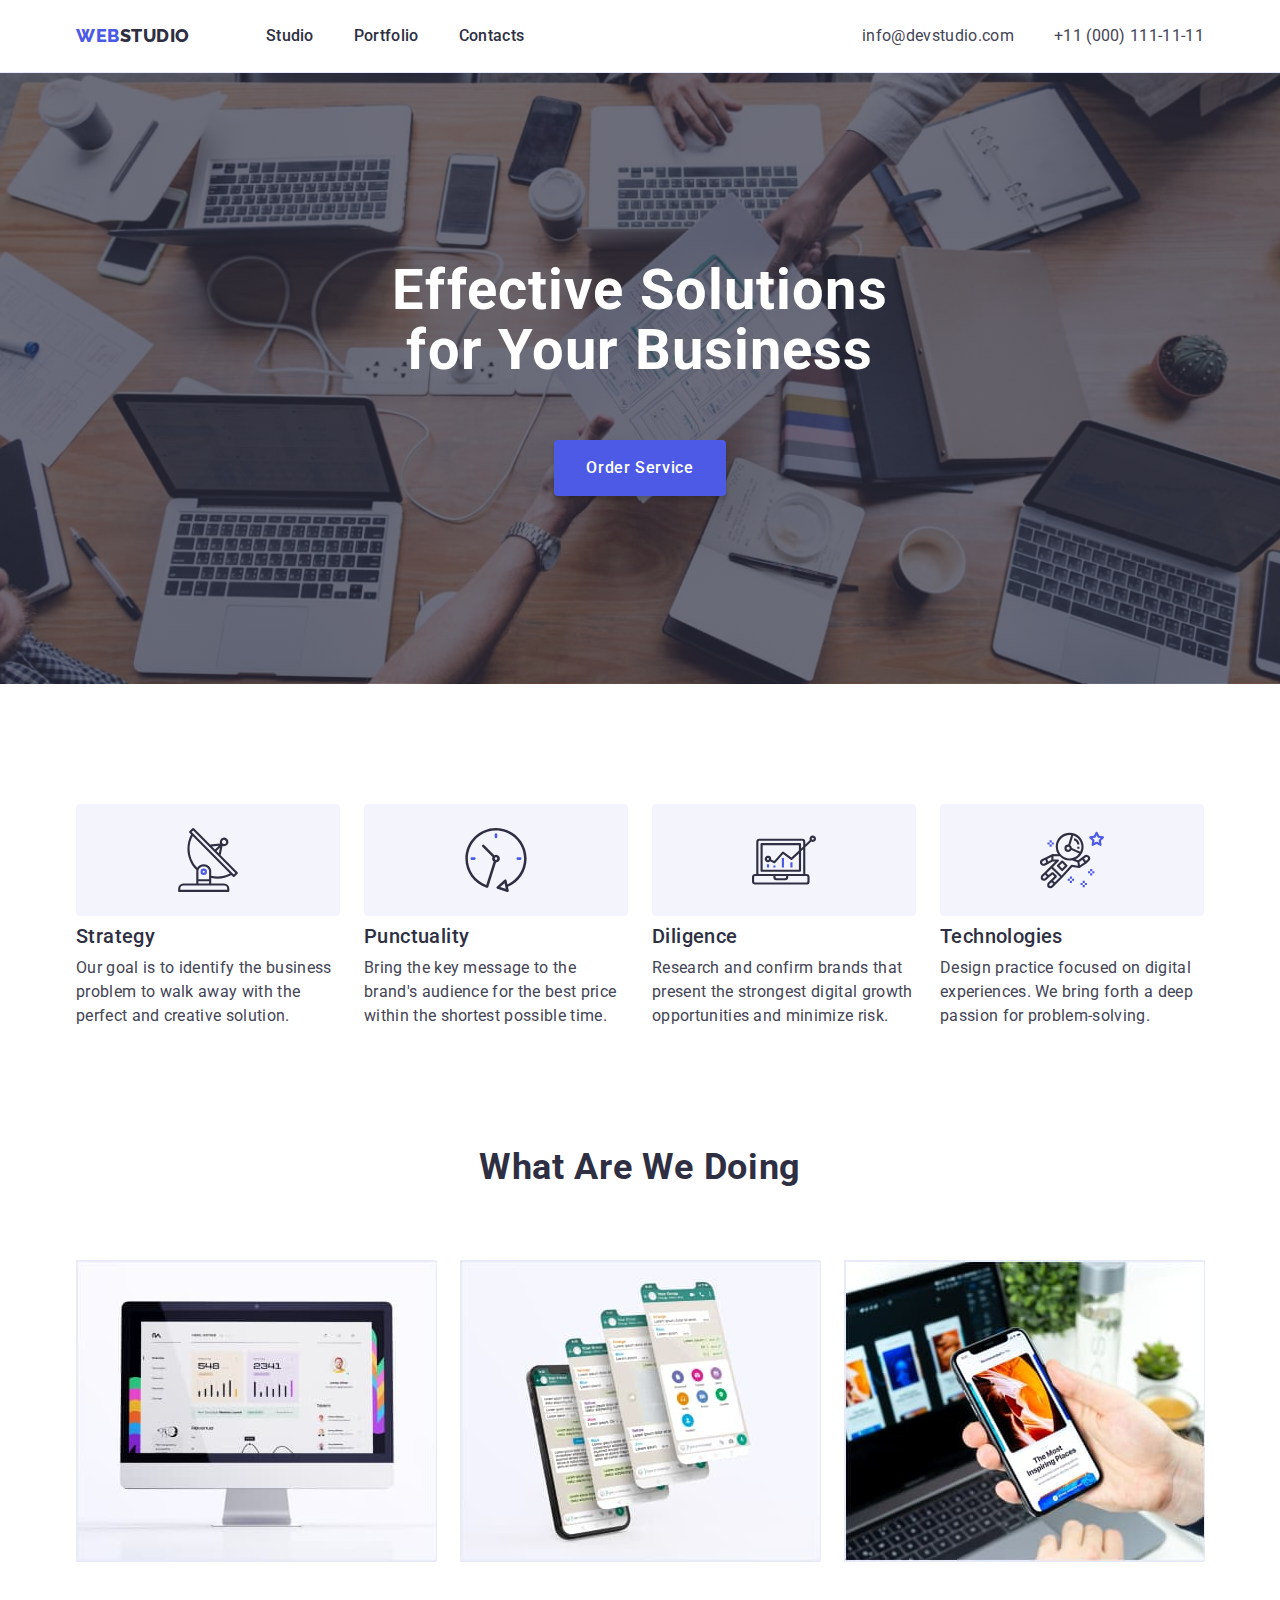
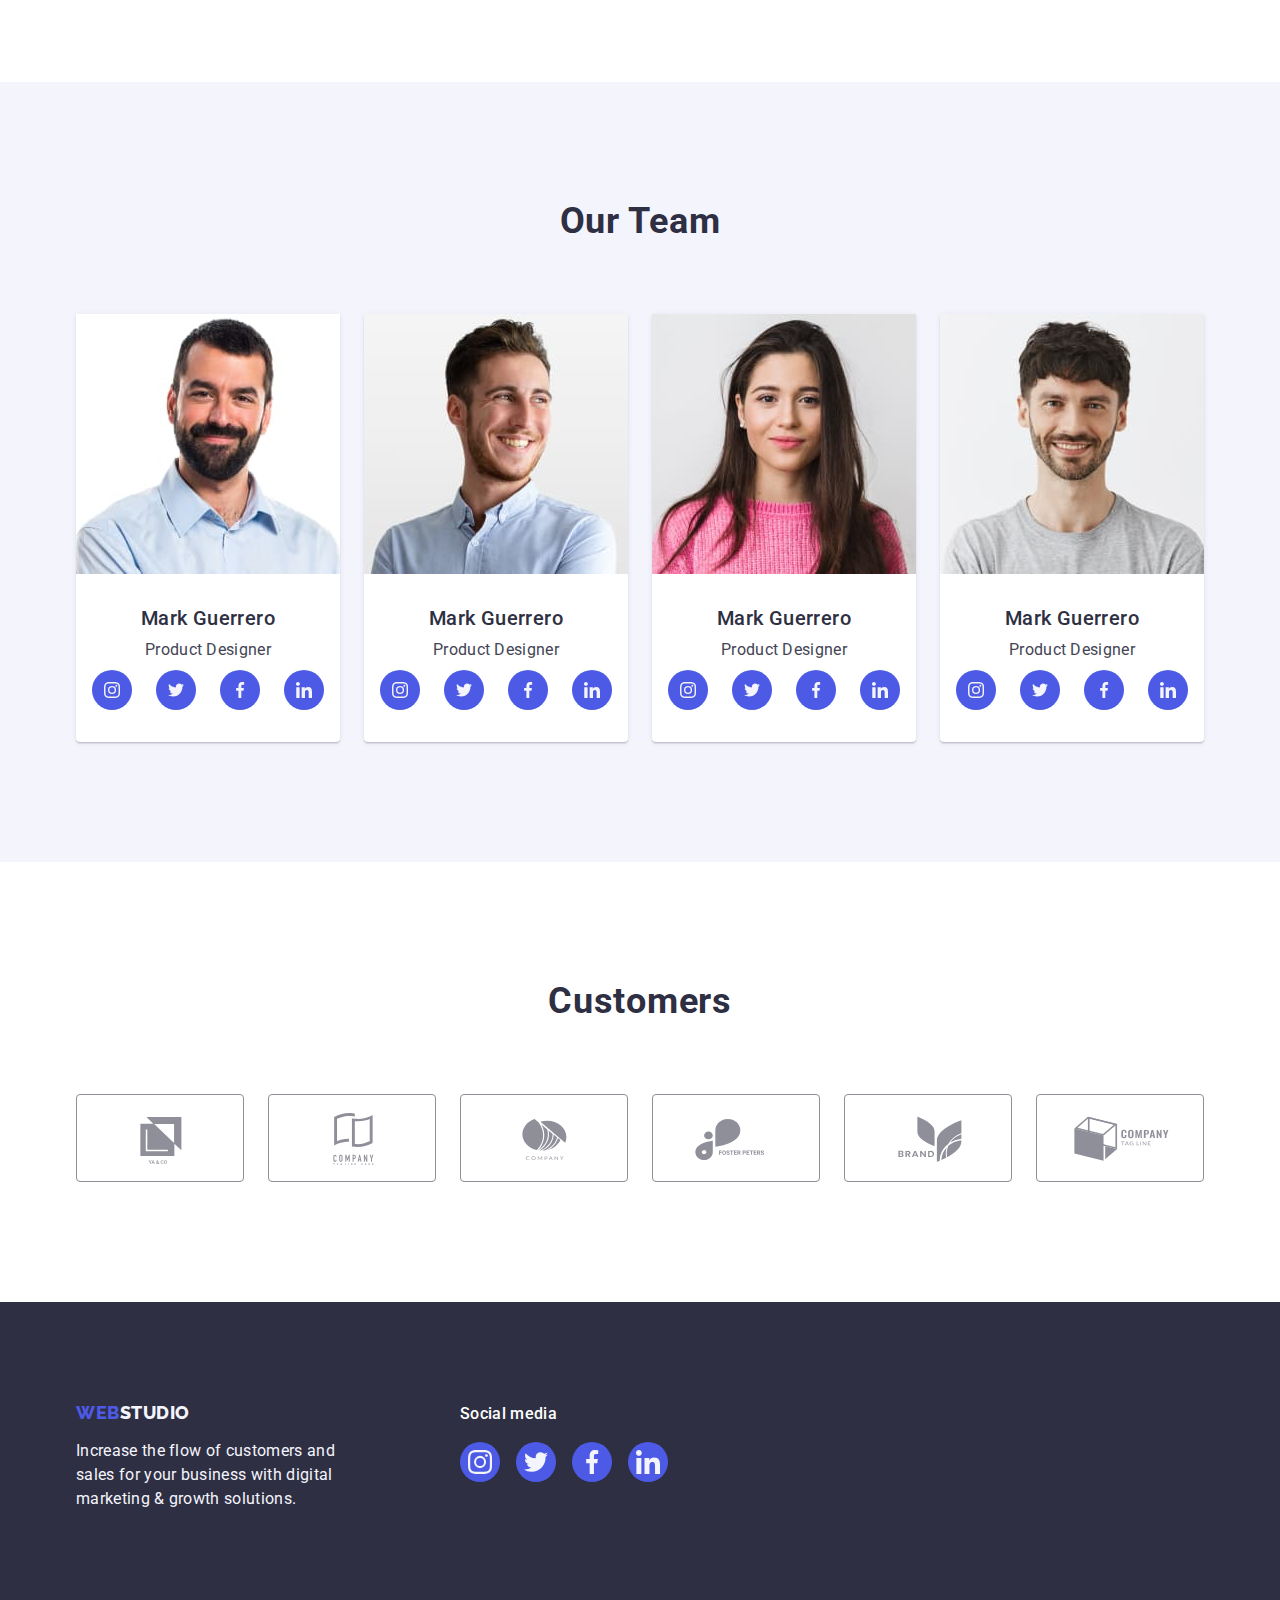
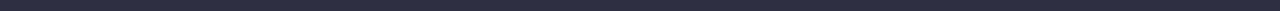
<file: index.html>
<!DOCTYPE html>
<html lang="en">
<head>
    <meta charset="UTF-8">
    <meta http-equiv="X-UA-Compatible" content="IE=edge">
    <meta name="viewport" content="width=device-width, initial-scale=1.0">
    <title>Web Studio</title>
    <link rel="stylesheet" href="https://cdn.jsdelivr.net/npm/modern-normalize@2.0.0/modern-normalize.min.css">
    <link rel="stylesheet" href="./css/styles.css">
    <link rel="preconnect" href="https://fonts.googleapis.com">
    <link rel="preconnect" href="https://fonts.gstatic.com" crossorigin>
    <link href="https://fonts.googleapis.com/css2?family=Raleway:wght@800&family=Roboto&display=swap" rel="stylesheet">
</head>
<body>
<!-- HEADER -->
    <header class="page-header">
        <div class="container site-nav">
            <nav  class="site-nav">
                <a class="logo link" href="./index.html">Web<span class="color-logo-part">Studio</span></a>
                <ul class="site-nav list">
                    <li class="menu-item"> <a class="menu-link link" href="./index.html">Studio</a></li>
                    <li class="menu-item"><a class="menu-link link" href="./portfolio.html">Portfolio</a></li>
                    <li class="menu-item"><a class="menu-link link" href="">Contacts</a></li>
                </ul>
            </nav> 
            <address class="contacts">
                <ul class="list contacts-nav">
                    <li class="contact-item"> <a class="link tel" href="mailto:info@devstudio.com">info@devstudio.com</a> </li>
                    <li class="contact-item"><a class="link tel" href="tel:+110001111111">+11 (000) 111-11-11</a> </li>
                
                </ul>
            </address>
        
        </div>
    </header>

<!-- MAIN -->
    <main>
        <!-- HERO -->
        <section class="hero overlay">
            <div class="container">
                <h1 class="hero-title">Effective Solutions for Your Business</h1>
                <button class="modal-btn" type="button">Order Service</button>
            </div>            
        </section>
        <!-- PRIORITIES -->
        <section class="section">
            <div class="container">
                <h2 class="visually-hidden">Our priorities</h2>
                <ul class="list product-flex-container">
                    <li class="team-flex-element">
                       <div class="priority-icon">
                           <svg width="64" height="64">
                            <use href="./images/icons.svg#icon-antenna"></use>
                           </svg> 
                        </div>
                        <h3 class="item-name card-content-nocentered">Strategy</h3>
                        <p class="description card-content-nocentered">Our goal is to identify the business problem to walk away with the perfect and creative solution.</p>
                    </li>
                    <li class="team-flex-element">
                        <div class="priority-icon">
                            <svg width="64" height="64">
                                <use href="./images/icons.svg#icon-clock"></use>

                            </svg>
                        </div>     
                        <h3 class="item-name card-content-nocentered">Punctuality</h3>
                        <p class="description card-content-nocentered">Bring the key message to the brand's audience for the best price within the shortest possible time.</p>
                        
                    </li>
                    <li class="team-flex-element">
                        <div class="priority-icon">
                            <svg width="64" height="64">
                                <use href="./images/icons.svg#icon-diagram"></use>

                            </svg> 
                        </div>    
                        <h3 class="item-name card-content-nocentered">Diligence</h3>
                        <p class="description card-content-nocentered">Research and confirm brands that present the strongest digital growth opportunities and minimize risk.</p>                        
                    </li>
                    <li class="team-flex-element">
                        <div class="priority-icon">
                            <svg width="64" height="64">
                                <use href="./images/icons.svg#icon-astronaut"></use>

                            </svg>
                        </div>     
                        <h3 class="item-name card-content-nocentered">Technologies</h3>
                        <p class="description card-content-nocentered">Design practice focused on digital experiences. We bring forth a deep passion for problem-solving.</p>                        
                    </li>
                </ul>
            </div>
        </section>
        <!-- DOING -->
        <section class="section">
            <div class="container">
             <h2 class="suptitle">What are we doing</h2>    
                <ul class="list product-flex-container">
                    <li class="product-flex-element"> <img src="./images/img1.jpg" alt="monitor" width="360" height="300"> </li>
                    <li class="product-flex-element"> <img src="./images/img2.jpg" alt="cellphones" width="360" height="300"> </li> 
                    <li class="product-flex-element"> <img src="./images/img3.jpg" alt="monitor and cellphone" width="360" height="300"> </li>           
                </ul>
            </div>
           
        </section>
        <!-- TEAM -->
        <section class="section team">
            <div class="container">
                <h2 class="suptitle">Our Team</h2>
                <ul class="list product-flex-container">
                    <li class="card team-flex-element team-shadow">
                            <img src="./images/img_.jpg" alt="Mark Guerrero" width="264" height="260">
                            <div class="card-content">
                                <h3 class="item-name">Mark Guerrero</h3>
                                <p  class="description">Product Designer</p>
                                <ul class="list social-media">
                                    <li class="s-m-item">
                                        <a href="#" class="link s-m-link">
                                            <svg width="16" height="16" class="s-m-logo-fill">
                                                <use href="./images/icons.svg#icon-instagram">
                                                </use>
                                            </svg>                                            
                                        </a> 
                                    </li>
                                    <li class="s-m-item">
                                        <a href="#" class="link s-m-link">
                                            <svg width="16" height="16" class="s-m-logo-fill">
                                                    <use href="./images/icons.svg#icon-twitter">
                                                    </use>                                            
                                            </svg>                           
                                        </a>
                                    </li>
                                    <li class="s-m-item">
                                        <a href="#" class="link s-m-link">
                                            <svg width="16" height="16" class="s-m-logo-fill">
                                                <use href="./images/icons.svg#icon-facebook">
                                                </use>
                                            </svg>                                            
                                        </a> 
                                    </li>
                                    <li class="s-m-item">
                                        <a href="#" class="link s-m-link" >
                                            <svg width="16" height="16" class="s-m-logo-fill">
                                                <use href="./images/icons.svg#icon-linkedin">
                                                </use>
                                            </svg>                                          
                                        </a> 
                                    </li>                                 
                                </ul>                     
                                
                            </div>                    
                                            
                    </li>
                    <li class="card team-flex-element team-shadow">
                            <img src="./images/img_1.jpg" alt="Tom Ford" width="264" height="260">
                            <div class="card-content">
                                <h3 class="item-name">Mark Guerrero</h3>
                                <p class="description">Product Designer</p>
                                <ul class="list social-media">
                                    <li class="s-m-item">
                                        <a href="#" class="link s-m-link">
                                            <svg width="16" height="16" class="s-m-logo-fill">
                                                <use href="./images/icons.svg#icon-instagram">
                                                </use>
                                            </svg>
                                        </a>
                                    </li>
                                    <li class="s-m-item">
                                        <a href="#" class="link s-m-link">
                                            <svg width="16" height="16" class="s-m-logo-fill">
                                                <use href="./images/icons.svg#icon-twitter">
                                                </use>
                                            </svg>
                                        </a>
                                    </li>
                                    <li class="s-m-item">
                                        <a href="#" class="link s-m-link">
                                            <svg width="16" height="16" class="s-m-logo-fill">
                                                <use href="./images/icons.svg#icon-facebook">
                                                </use>
                                            </svg>
                                        </a>
                                    </li>
                                    <li class="s-m-item">
                                        <a href="#" class="link s-m-link">
                                            <svg width="16" height="16" class="s-m-logo-fill">
                                                <use href="./images/icons.svg#icon-linkedin">
                                                </use>
                                            </svg>
                                        </a>
                                    </li>
                                </ul>
                            
                            </div>                           
                    
                    </li>
                    <li class="card team-flex-element team-shadow">
                            <img src="./images/img_2.jpg" alt="Camila Garcia" width="264" height="260">
                            <div class="card-content">
                                <h3 class="item-name">Mark Guerrero</h3>
                                <p class="description">Product Designer</p>
                                <ul class="list social-media">
                                    <li class="s-m-item">
                                        <a href="#" class="link s-m-link">
                                            <svg width="16" height="16" class="s-m-logo-fill">
                                                <use href="./images/icons.svg#icon-instagram">
                                                </use>
                                            </svg>
                                        </a>
                                    </li>
                                    <li class="s-m-item">
                                        <a href="#" class="link s-m-link">
                                            <svg width="16" height="16" class="s-m-logo-fill">
                                                <use href="./images/icons.svg#icon-twitter">
                                                </use>
                                            </svg>
                                        </a>
                                    </li>
                                    <li class="s-m-item">
                                        <a href="#" class="link s-m-link">
                                            <svg width="16" height="16" class="s-m-logo-fill">
                                                <use href="./images/icons.svg#icon-facebook">
                                                </use>
                                            </svg>
                                        </a>
                                    </li>
                                    <li class="s-m-item">
                                        <a href="#" class="link s-m-link">
                                            <svg width="16" height="16" class="s-m-logo-fill">
                                                <use href="./images/icons.svg#icon-linkedin">
                                                </use>
                                            </svg>
                                        </a>
                                    </li>
                                </ul>
                            
                            </div>                            
                        
                    </li>
                    <li class="card team-flex-element team-shadow">
                        <img src="./images/img_3.jpg" alt="Daniel Wilson" width="264" height="260">
                            <div class="card-content">
                                <h3 class="item-name">Mark Guerrero</h3>
                                <p class="description">Product Designer</p>
                                <ul class="list social-media">
                                    <li class="s-m-item">
                                        <a href="#" class="link s-m-link">
                                            <svg width="16" height="16" class="s-m-logo-fill">
                                                <use href="./images/icons.svg#icon-instagram">
                                                </use>
                                            </svg>
                                        </a>
                                    </li>
                                    <li class="s-m-item">
                                        <a href="#" class="link s-m-link">
                                            <svg width="16" height="16" class="s-m-logo-fill">
                                                <use href="./images/icons.svg#icon-twitter">
                                                </use>
                                            </svg>
                                        </a>
                                    </li>
                                    <li class="s-m-item">
                                        <a href="#" class="link s-m-link">
                                            <svg width="16" height="16" class="s-m-logo-fill">
                                                <use href="./images/icons.svg#icon-facebook">
                                                </use>
                                            </svg>
                                        </a>
                                    </li>
                                    <li class="s-m-item">
                                        <a href="#" class="link s-m-link">
                                            <svg width="16" height="16" class="s-m-logo-fill">
                                                <use href="./images/icons.svg#icon-linkedin">
                                                </use>
                                            </svg>
                                        </a>
                                    </li>
                                </ul>
                            
                            </div>                            
                        
                    </li>
                </ul>
            </div>
        </section>
        <section class="section">
            <div class="container">
                <h2 class="suptitle">Customers</h2>    
                <ul class="list customer-flex-container">
                    <li class="customer-flex-element ">
                        <a class="link customer-link" href="#">
                            <svg width="104" height="56" class="customer-logo-color">
                                <use href="./images/icons.svg#icon-Logo"></use>
                            </svg>
                        </a>
                    </li>
                    <li class="customer-flex-element ">
                        <a class="link customer-link" href="#">
                            <svg width="104" height="56" class="customer-logo-color">
                                <use href="./images/icons.svg#icon-Logo-1"></use>
                            </svg>
                        </a>
                    </li> 
                    <li class="customer-flex-element ">
                        <a class="link customer-link" href="#">
                            <svg width="104" height="56" class="customer-logo-color">
                                <use href="./images/icons.svg#icon-Logo-2"></use>
                            </svg>
                        </a>
                    </li>
                    <li class="customer-flex-element ">
                        <a class="link customer-link" href="#">
                            <svg width="104" height="56" class="customer-logo-color">
                                <use href="./images/icons.svg#icon-Logo-3"></use>
                            </svg>
                        </a>
                    </li>
                    <li class="customer-flex-element ">
                        <a class="link customer-link" href="#">
                            <svg width="104" height="56" >
                                <use class="customer-logo-color" href="./images/icons.svg#icon-Logo-4"></use>
                            </svg>
                        </a>
                    </li> 
                    <li class="customer-flex-element ">
                        <a class="link customer-link" href="">
                            <svg width="104" height="56" class="customer-logo-color">
                                <use href="./images/icons.svg#icon-Logo-5"></use>
                            </svg>
                        </a>
                    </li>            
                </ul>

            </div>
        </section>
    </main>

<!-- FOOTER -->
    <footer class="footer-container">
        <div class="container footer-content">
            <div class="footer-element">
                <a class="logo link logo-footer" href="./index.html">Web<span class="logo-footer-color">Studio</span></a>
                <p class="logo-footer-color txt-footer">Increase the flow of customers and sales for your business with digital marketing & growth solutions.</p>
            </div>
            <div class="footer-element">
                <p class="txt-footer sub-txt-footer">Social media</p>
                <ul class="list social-media s-m-footer-gap">
                    <li class="s-m-item">
                        <a href="#" class="link s-m-link s-m-link-footer">
                            <svg width="24" height="24" class="s-m-logo-fill">
                                <use href="./images/icons.svg#icon-instagram">
                                </use>
                            </svg>
                        </a>
                    </li>
                    <li class="s-m-item">
                        <a href="#" class="link s-m-link s-m-link-footer">
                            <svg width="24" height="24" class="s-m-logo-fill">
                                <use href="./images/icons.svg#icon-twitter">
                                </use>
                            </svg>
                        </a>
                    </li>
                    <li class="s-m-item">
                        <a href="#" class="link s-m-link s-m-link-footer">
                            <svg width="24" height="24" class="s-m-logo-fill">
                                <use href="./images/icons.svg#icon-facebook">
                                </use>
                            </svg>
                        </a>
                    </li>
                    <li class="s-m-item">
                        <a href="#" class="link s-m-link s-m-link-footer">
                            <svg width="24" height="24" class="s-m-logo-fill">
                                <use href="./images/icons.svg#icon-linkedin">
                                </use>
                            </svg>
                        </a>
                    </li>
                </ul>
            </div>
                
       </div>     
    </footer>
</body>
</html>
</file>
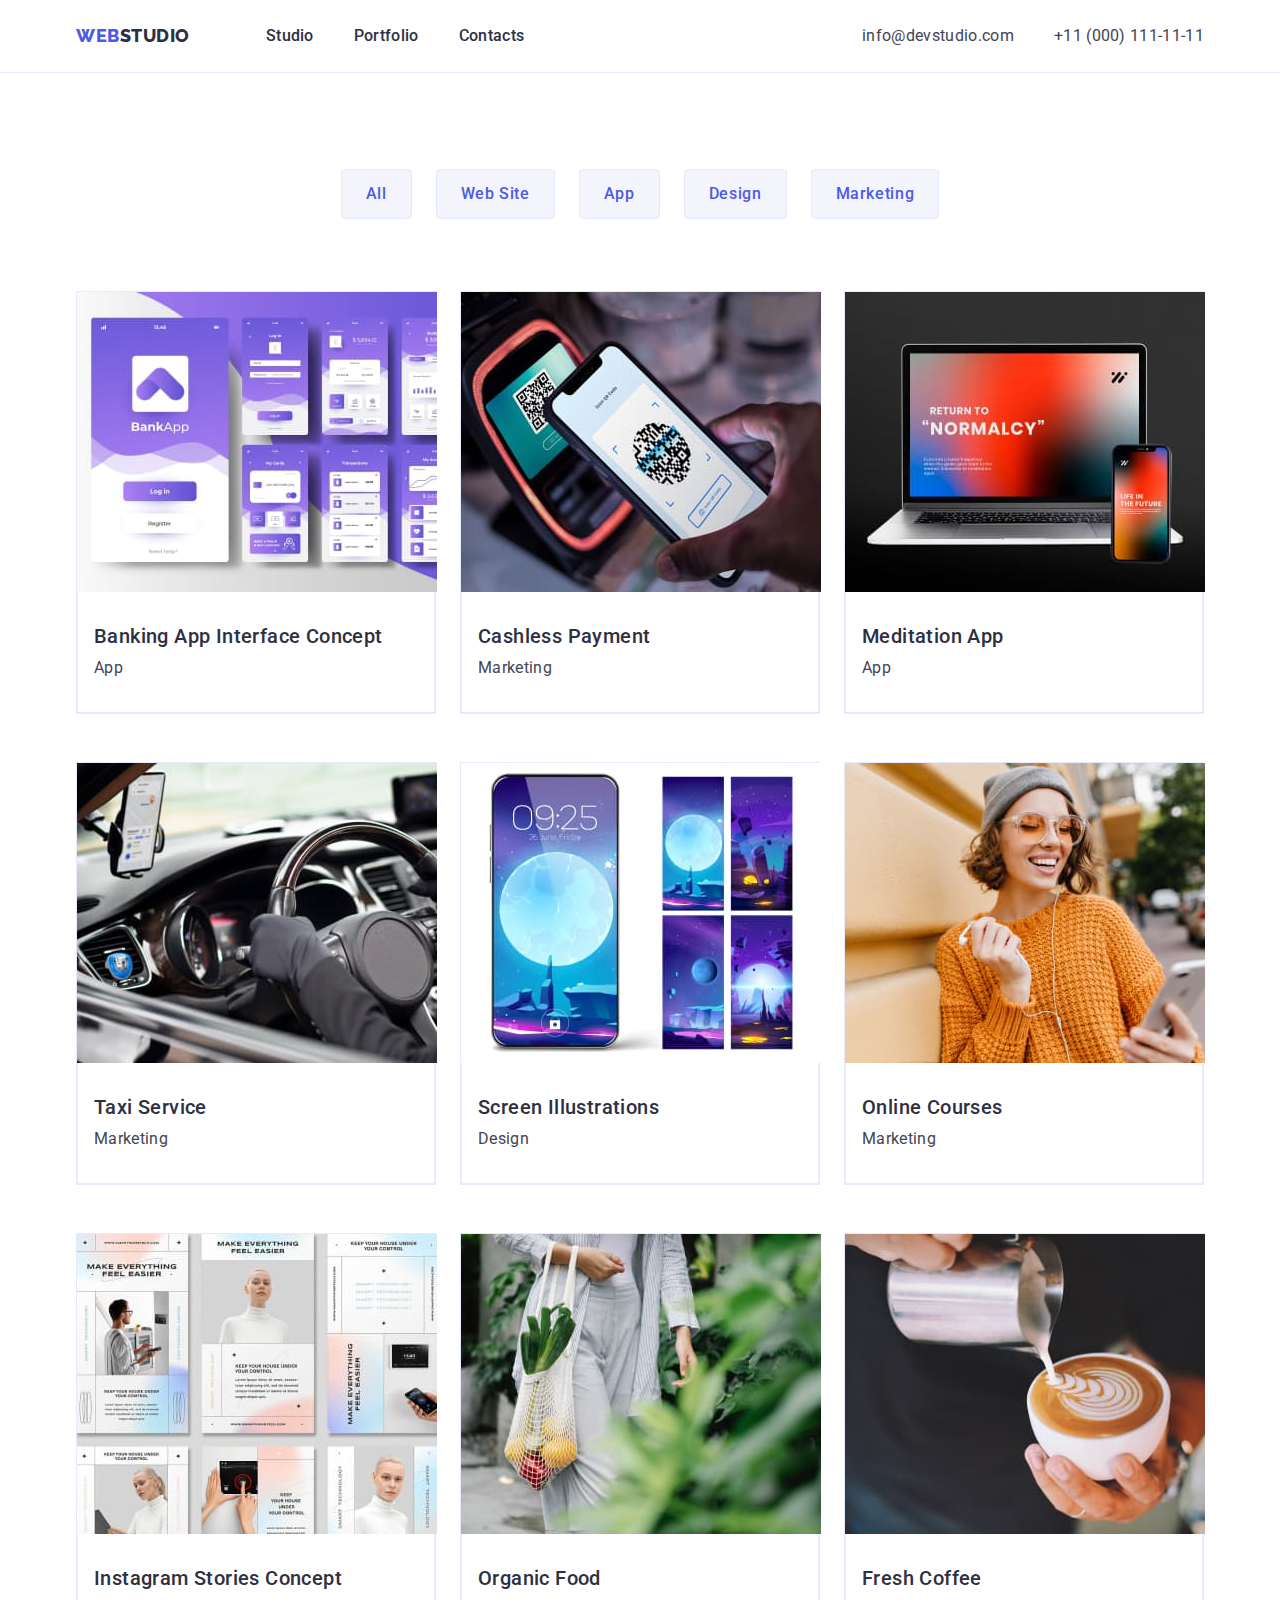
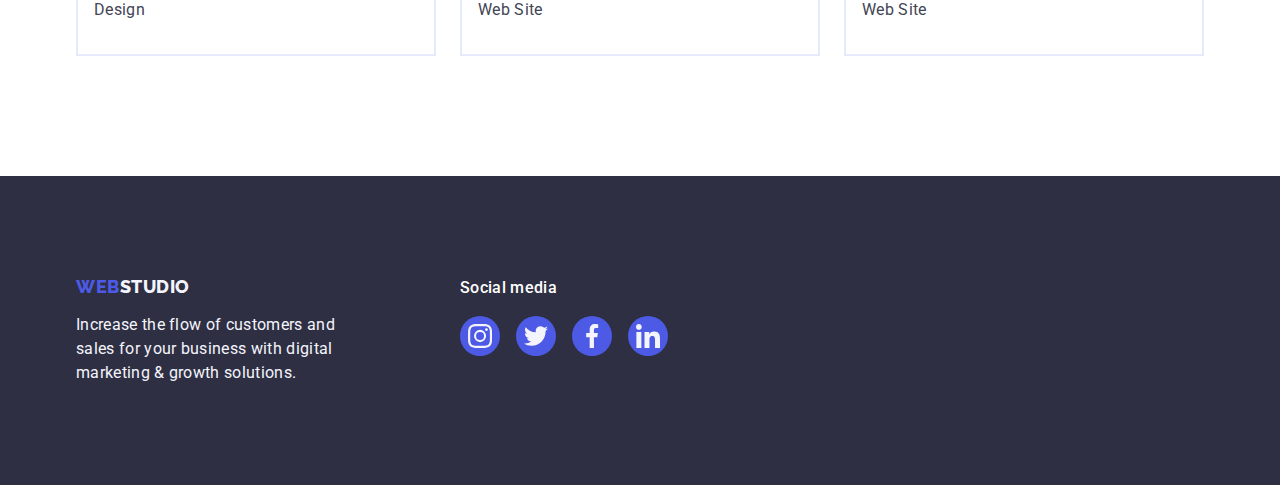
<file: portfolio.html>
<!DOCTYPE html>
<html lang="en">
<head>
    <meta charset="UTF-8">
    <meta http-equiv="X-UA-Compatible" content="IE=edge">
    <meta name="viewport" content="width=device-width, initial-scale=1.0">
    <title>Portfolio</title>
    <link rel="stylesheet" href="https://cdn.jsdelivr.net/npm/modern-normalize@2.0.0/modern-normalize.min.css">
    <link rel="stylesheet" href="./css/styles.css">
    <link rel="preconnect" href="https://fonts.googleapis.com">
    <link rel="preconnect" href="https://fonts.gstatic.com" crossorigin>
    <link href="https://fonts.googleapis.com/css2?family=Raleway:wght@800&family=Roboto&display=swap" rel="stylesheet">
</head>
<body class="portfolio-body">
    <header class="page-header">
        <div class="container site-nav">
            <nav  class="site-nav">
                <a class="logo link" href="./index.html">Web<span class="color-logo-part">Studio</span></a>
                <ul class="site-nav list">
                    <li class="menu-item"> <a class="menu-link link" href="./index.html">Studio</a></li>
                    <li class="menu-item"><a class="menu-link link" href="./portfolio.html">Portfolio</a></li>
                    <li class="menu-item"><a class="menu-link link" href="">Contacts</a></li>
                </ul>
            </nav> 
            <address class="contacts">
                <ul class="list contacts-nav">
                    <li class="contact-item"> <a class="link tel" href="mailto:info@devstudio.com">info@devstudio.com</a> </li>
                    <li class="contact-item"><a class="link tel" href="tel:+110001111111">+11 (000) 111-11-11</a> </li>
                
                </ul>
            </address>
        
        </div>
    </header>

    <main>        
        <section class="portfilio-bg">
            <div class="container">
                <h1 class="visually-hidden">Our portfolio</h1>
                    
                <!-- FILTER -->
                <ul class="list filter-flex-container">
                    <li class="filter-btn-space">
                        <button class="filter-btn" type="button">All</button>
                    </li>
                    <li class="filter-btn-space">
                        <button class="filter-btn" type="button">Web Site</button>        
                    </li>
                    <li class="filter-btn-space">
                        <button class="filter-btn" type="button">App</button>        
                    </li>
                    <li class="filter-btn-space">
                        <button class="filter-btn" type="button">Design</button>        
                    </li>
                    <li class="filter-btn-space">
                        <button class="filter-btn" type="button">Marketing</button>        
                    </li>
                </ul>
            

                <!-- PRODUCTS --> 
                
                <ul class="list product-flex-container">
                    <li class="product-flex-element">
                        <a class="link product-card" href="#">
                            <img src="./images/ban_concept.jpg" alt="Banking App Concept" width="360" height="300">
                            <div class="card-content product-card-content">
                                <h2 class="item-name card-content-nocentered">Banking App Interface Concept</h2>
                                <p class="description card-content-nocentered">App</p>
                            </div>
                        </a> 
                    </li>
                    <li class="product-flex-element">
                        <a class="link product-card" href="#">
                        
                            <img src="./images/cashless_pay.jpg" alt="Cashless Payments" width="360" height="300">
                            <div class="card-content product-card-content">
                                <h2 class="item-name card-content-nocentered">Cashless Payment</h2>
                                <p class="description card-content-nocentered">Marketing</p>
                            </div>
                        </a>    
                    </li>
                    <li class="product-flex-element">
                        <a class="link product-card" href="#">
                        
                            <img src="./images/med_app.jpg" alt="Meditation App" width="360" height="300">
                            <div class="card-content product-card-content">
                                <h2 class="item-name card-content-nocentered">Meditation App</h2>
                                <p class="description card-content-nocentered">App</p>
                            </div>
                        </a>
                    </li>
                    <li class="product-flex-element">
                        <a class="link product-card" href="#">
                        
                            <img src="./images/taxi_serv.jpg" alt="Taxi Service" width="360" height="300">
                            <div class="card-content product-card-content">
                                <h2 class="item-name card-content-nocentered">Taxi Service</h2>
                                <p class="description card-content-nocentered">Marketing</p>
                            </div>
                        </a>
                    </li>
                    <li class="product-flex-element">
                        <a class="link product-card" href="#">
                        
                            <img src="./images/screen_ill.jpg" alt="Screen Illustrations" width="360" height="300">
                            <div class="card-content product-card-content">
                                <h2 class="item-name card-content-nocentered">Screen Illustrations</h2>
                                <p class="description card-content-nocentered">Design</p>
                            </div>
                        </a>
                    </li>
                    <li class="product-flex-element">
                        <a class="link product-card" href="#">
                            <img src="./images/online_courses.jpg" alt="Online Courses" width="360" height="300">
                            <div class="card-content product-card-content">
                                <h2 class="item-name card-content-nocentered">Online Courses</h2>
                                <p class="description card-content-nocentered">Marketing</p>
                            </div>
                        </a>
                    </li>
                    <li class="product-flex-element">
                        <a class="link product-card" href="#">
                        
                            <img src="./images/inst_concept.jpg" alt="Instagram Stories Concept" width="360" height="300">
                            <div class="card-content product-card-content">
                                <h2 class="item-name card-content-nocentered">Instagram Stories Concept</h2>
                                <p class="description card-content-nocentered">Design</p>
                            </div>
                        </a>
                    </li>
                    <li class="product-flex-element">
                        <a class="link product-card" href="#">
                        
                            <img src="./images/organic_food.jpg" alt="Organic Food" width="360" height="300">
                            <div class="card-content product-card-content">
                                <h2 class="item-name card-content-nocentered">Organic Food</h2>
                                <p class="description card-content-nocentered">Web Site</p>
                            </div>
                        </a>
                    </li>
                    <li class="product-flex-element">
                        <a class="link product-card" href="#">
                        
                            <img src="./images/fresh_coffee.jpg" alt="Fresh Coffee" width="360" height="300">
                            <div class="card-content product-card-content">
                                <h2 class="item-name card-content-nocentered">Fresh Coffee</h2>
                                <p class="description card-content-nocentered">Web Site</p>
                            </div>
                        </a>
                    </li>
                </ul>
             
            </div>    
        </section>          

    </main>
 
<!-- FOOTER     -->
<footer class="footer-container">
    <div class="container footer-content">
        <div class="footer-element">
            <a class="logo link logo-footer" href="./index.html">Web<span class="logo-footer-color">Studio</span></a>
            <p class="logo-footer-color txt-footer">Increase the flow of customers and sales for your business with
                digital marketing & growth solutions.</p>
        </div>
        <div class="footer-element">
            <p class="txt-footer sub-txt-footer">Social media</p>
            <ul class="list social-media s-m-footer-gap">
                <li class="s-m-item">
                    <a href="#" class="link s-m-link s-m-link-footer">
                        <svg width="24" height="24" class="s-m-logo-fill">
                            <use href="./images/icons.svg#icon-instagram">
                            </use>
                        </svg>
                    </a>
                </li>
                <li class="s-m-item">
                    <a href="#" class="link s-m-link s-m-link-footer">
                        <svg width="24" height="24" class="s-m-logo-fill">
                            <use href="./images/icons.svg#icon-twitter">
                            </use>
                        </svg>
                    </a>
                </li>
                <li class="s-m-item">
                    <a href="#" class="link s-m-link s-m-link-footer">
                        <svg width="24" height="24" class="s-m-logo-fill">
                            <use href="./images/icons.svg#icon-facebook">
                            </use>
                        </svg>
                    </a>
                </li>
                <li class="s-m-item">
                    <a href="#" class="link s-m-link s-m-link-footer">
                        <svg width="24" height="24" class="s-m-logo-fill">
                            <use href="./images/icons.svg#icon-linkedin">
                            </use>
                        </svg>
                    </a>
                </li>
            </ul>
        </div>

    </div>
</footer>
</body>
</html>
</file>
<file: css/styles.css>
/* ============<!-- VARIABLES -->====== */
:root{ 
    --brand-color: #2E2F42;  /* background, main txt*/
    --brand-bright-color: #4D5AE5;  /*logo, filter txt*/
    --light-bg: #F4F4FD;  /*light background for section and  filter buttons*/
    --content-txt-color: #434455;  /* content text color*/
    --focus-btn-color: #404BBF;   /* focus button color*/
    --logo-font: 'Raleway', sans-serif;
    --main-font: 'Roboto', sans-serif;
    --body-color: #FFFFFF;
}
/* ============<!-- /VARIABLES -->====== */
*{
    box-sizing: border-box;
}
h1,
h2,
h3,
p{
    margin-top: 0;
    margin-bottom: 0;
}
ul,
ol{
   padding-left: 0;
    margin-top: 0;
    margin-bottom: 0; 
}
img{
    display: block;
}

.list{
    list-style: none;
    
}

.link{
    text-decoration: none;
}

body{
    font-family: var(--main-font);
    font-weight: 400;
    font-size: 16px;
    color:var(--content-txt-color);
    background-color: var(--body-color);
}

.portfolio-body{
    color: var(--content-txt-color);
}
.section{
    padding-top: 120px;
    padding-bottom: 120px;
   
}
.section:nth-child(2){
    padding-bottom: 0px;
}
.visually-hidden {  position: absolute;
    width: 1px;
    height: 1px;
    margin: -1px;
    border: 0;
    padding: 0;
    white-space: nowrap;
    clip-path: inset(100%);
    clip: rect(0 0 0 0);
    overflow: hidden;
    }
    
/* ============<!-- COMPONENTS -->====== */
.container{
    width: 1158px;
    padding-left: 15px;
    padding-right: 15px;
    margin: 0 auto;
}
.suptitle{
    font-weight: 700;
    font-size: 36px;
    line-height: 1.11; 
    letter-spacing: 0.02em;
    margin-bottom: 72px;
    text-align: center;
    text-transform: capitalize;
    color: var(--brand-color);
}

.description{
    line-height: 1.5;
    letter-spacing: 0.02em;
    color: var(--content-txt-color);
    text-align: center; 
}


.item-name{
    font-weight: 500;
    font-size: 20px;
    line-height: 1.2;
    letter-spacing: 0.02em;
    color: var(--brand-color);
    margin-bottom: 8px;
    text-align: center;
}

.logo{
    font-family: var(--logo-font);
    font-weight: 800;
    font-size: 18px;
    line-height: 1.17;
    letter-spacing: 0.03em;
    text-transform: uppercase;
    color: var(--brand-bright-color);
    margin-right: 76px;
}

.color-logo-part{
    color: var(--brand-color);
}

/* ============<!-- /COMPONENTS -->====== */

/* ============<!-- HEADER -->====== */

.page-header{
    padding-top: 24px;
    padding-bottom: 24px;
    /*width: 1128px;*/
    margin-left: auto;
    margin-right: auto;
    border-bottom: 1px solid #E7E9FC;
    box-shadow: 0px 2px 1px rgba(46, 47, 66, 0.08), 0px 1px 1px rgba(46, 47, 66, 0.16), 0px 1px 6px rgba(46, 47, 66, 0.08);
}

.site-nav{
    display: flex;
    align-items: center;    
}
.site-nav .menu-item:not(:last-child){
    margin-right: 40px;
}
.site-nav .menu-item:last-child{
    margin-right: 0;
}

.menu-link{
    padding: 24px 0;
    font-weight: 500;
    line-height: 1.5;
    letter-spacing: 0.02em;
    color: var(--brand-color);
}
.menu-link:hover,
.menu-link:focus{
    color: var(--focus-btn-color)
}

.contacts{
    font-style: normal;
    margin-left: auto;
}

.contacts-nav{
    display: flex;
    
}
.contacts-nav .contact-item:not(:last-child){
    margin-right: 40px;
}
.contacts-nav .contact-item:last-child{
    margin-right: 0px;
}
.tel{    
    font-weight: 400;
    line-height: 1.5;
    letter-spacing: 0.02em;
    color: var(--content-txt-color);
}
.tel:hover,
.tel:focus{
    color: var(--focus-btn-color)
}

/* ============<!-- /HEADER -->====== */

/* ============<!-- HERO -->====== */
.hero{
    
    padding-top: 188px;
    padding-bottom: 188px;
    padding-left: 0;
    padding-right: 0; 
    text-align: center;
     
}
/* --- OVERLAY ---*/
.overlay{
    max-width: 1440px;
    min-height: 600px;
    margin-left: auto;
    margin-right: auto;
    background-image: linear-gradient(rgba(46, 47, 66, 0.7), rgba(46, 47, 66, 0.7)), url(../images/people-in-office.jpg);
    background-size: cover;
    background-repeat: no-repeat;
    background-position: center;

}


.hero-title{
    font-weight: 700;
    font-size: 56px;
    line-height: 1.07;
    max-width: 496px;
    color:var(--body-color);
    text-align: center;
    letter-spacing: 0.02em;
    margin-bottom: 59px;
    margin-left: auto;
    margin-right: auto;

   
}

.modal-btn{
    display: block;
    min-width: 169px;
    height: 56px;
    font-family: var(--main-font);
    font-weight: 500;
    line-height: 1.5;
    font-size: 16px;
    color: #FFFFFF;
    letter-spacing: 0.04em;
    border: none;
    background: var(--brand-bright-color);
    box-shadow: 0px 4px 4px rgba(0, 0, 0, 0.15);
    border-radius: 4px;
    padding: 16px 32px;
    gap: 10px;
    cursor: pointer;
    margin-left: auto;
    margin-right: auto;
}

.modal-btn:hover,
.modal-btn:focus{
    background: var(--focus-btn-color);
}
/* ============<!-- /HERO -->====== */

/* ============<!-- PRIORITIES -->====== */

.priority-icon{
    display: flex;
    align-items: center;
    justify-content: center;
    height: 112px;
    background-color: var(--light-bg);
    border-radius: 4px;
    margin-bottom: 8px;
}



/* ============<!-- /PRIORITIES -->====== */



.card{
    background-color: #FFFFFF;
    box-shadow: 0px 1px 6px rgba(46, 47, 66, 0.08), 0px 1px 1px rgba(46, 47, 66, 0.16), 0px 2px 1px rgba(46, 47, 66, 0.08);
    border-radius: 0px 0px 4px 4px;
}
.card-content{
    padding-top: 32px;
    padding-bottom: 32px;
    padding-left: 16px;
    padding-right: 16px;

}
.card-content-nocentered{
    text-align: left;
}
/* ============<!-- TEAM -->====== */
.team{
    background-color: var(--light-bg);
    margin-left: auto;
    margin-right: auto;
}
.team-flex-element{
    width: 264px; /* calc((100%-72px)/4);*/
    margin-right: 24px;
    margin-bottom: 0;
}
.team-flex-element:last-child{
    margin-right: 0;
}
.team-shadow{
    box-shadow: 0px 1px 6px rgba(46, 47, 66, 0.08), 0px 1px 1px rgba(46, 47, 66, 0.16), 0px 2px 1px rgba(46, 47, 66, 0.08);
border-radius: 0px 0px 4px 4px;
}
/* ============<!-- /TEAM -->====== */


/* ============<!-- S-M-LINKS -->====== */
.social-media{
    display: flex;
    justify-content: center;
    gap: 24px;
    margin-top: 8px;
   
    
}
.s-m-item{    
    height: 40px;
    width: 40px; 
}   

.s-m-link{
    width:100%;
    height: 100%;
    background-color: var(--brand-bright-color);
    border-radius: 50%;
    display: flex;
    align-items: center;
    justify-content: center;

}
.s-m-link:hover,
.s-m-link:focus{
    background-color: var(--focus-btn-color);
} 

.s-m-logo-fill{
    fill: var(--light-bg);   

}


/* ============<!-- /S-M-LINKS-->====== */

/* ============<!-- CUSTOMERS -->====== */
.customer-flex-container{
    display: flex;
    gap: 24px;
}
.customer-flex-element{
    /* flex-basis: calc((100%-30px-5*24px)/6); */
    width: 168px;
    margin-bottom: 0;      
    height: 88px;
}
.customer-link{
    display: flex;
    width: 100%;
    height: 100%;
    border: 1px solid #8e8f99;
    border-radius: 4px;
    align-items: center;
    justify-content: center;
    /*color: #8e8f99;*/
} 

.customer-link:hover,
.customer-link:focus{
    border-color: var(--focus-btn-color);
    color: var(--focus-btn-color);
}
.customer-logo-color{
    fill: #8e8f99;
} 
.customer-logo-color:hover,
.customer-logo-color:focus{
    fill: currentColor;
    
}

/* ============<!-- /CUSTOMERS-->====== */


/* ============<!-- FILTER -->====== */

.filter-flex-container{
    display: flex;
    justify-content: center;
    margin-bottom: 72px;
}

.filter-btn{
    font-family: var(--main-font);
    font-weight: 500;
    font-size: 16px;
    line-height: 1.5;
    letter-spacing: 0.04em;
    padding-top: 12px;
    padding-bottom: 12px;
    padding-left: 24px;
    padding-right: 24px; 
    color: var(--brand-bright-color);
    background: var(--light-bg);
    border: 1px solid #E7E9FC;
    border-radius: 4px;
    cursor: pointer;
}

.filter-btn:hover,
.filter-btn:focus{
    border: 1px solid transparent;
    color: #FFFFFF;
    background: var(--focus-btn-color);
    box-shadow: 0px 3px 1px rgba(0, 0, 0, 0.1), 0px 2px 1px rgba(0, 0, 0, 0.08), 0px 2px 2px rgba(0, 0, 0, 0.12);
}
.filter-flex-container .filter-btn-space:not(:last-child){
    margin-right: 24px;
}
/* ============<!-- /FILTER -->====== */

/* ============<!--PRODUCTS -->====== */

.portfilio-bg{
    background-color: var(--body-color);
    padding-top: 96px;
    padding-right: 0;
    padding-bottom: 120px;
    padding-left: 0;
}

.product-flex-container{
    display: flex;
    flex-wrap: wrap;
   
}
.product-flex-element{
    width: calc((100% - 48px)/3);
    border: 1px solid #E7E9FC;
    margin-right: 24px;
    margin-bottom: 48px;
    
}
.product-flex-element:nth-child(3n){
    margin-right: 0;
}
.product-flex-element:nth-last-child(-n+3){
    margin-bottom: 0;
}
.product-card{
    display: block;

}
.product-card:hover{
    box-shadow: 0px 1px 6px rgba(46, 47, 66, 0.08), 0px 1px 1px rgba(46, 47, 66, 0.16), 0px 2px 1px rgba(46, 47, 66, 0.08);
}
.product-card:focus{
    box-shadow: 0px 1px 6px rgba(46, 47, 66, 0.08), 0px 1px 1px rgba(46, 47, 66, 0.16), 0px 2px 1px rgba(46, 47, 66, 0.08);
}

.product-card-content{
    border: 1px solid #e7e9fc;
    border-top: none; 
}
/* ============<!-- /PRODUCTS -->====== */

/* ============<!-- FOOTER -->====== */
.footer-container{
    background-color: var(--brand-color);
    padding-top: 100px;
    padding-bottom: 100px;
}
.logo-footer{
    display: inline-block;
    margin-bottom: 16px;
}
.logo-footer-color{
    color: var(--light-bg);    
}
.txt-footer{
    line-height: 1.5;
    letter-spacing: 0.02em;
    max-width: 264px;
    font-size: 16px;
}
.sub-txt-footer{
    font-weight: 500;
    color: var(--body-color);
    margin-bottom: 16px;
}
.footer-element{
    margin-right: 120px;
}
.footer-content{
    display: flex;
    align-items: baseline;

}
.s-m-footer-gap{
    gap: 16px;
}
.s-m-link-footer:hover,
.s-m-link-footer:focus{
    background-color: #31d0aa;
}
/* ============<!-- /FOOTER -->====== */
</file>
